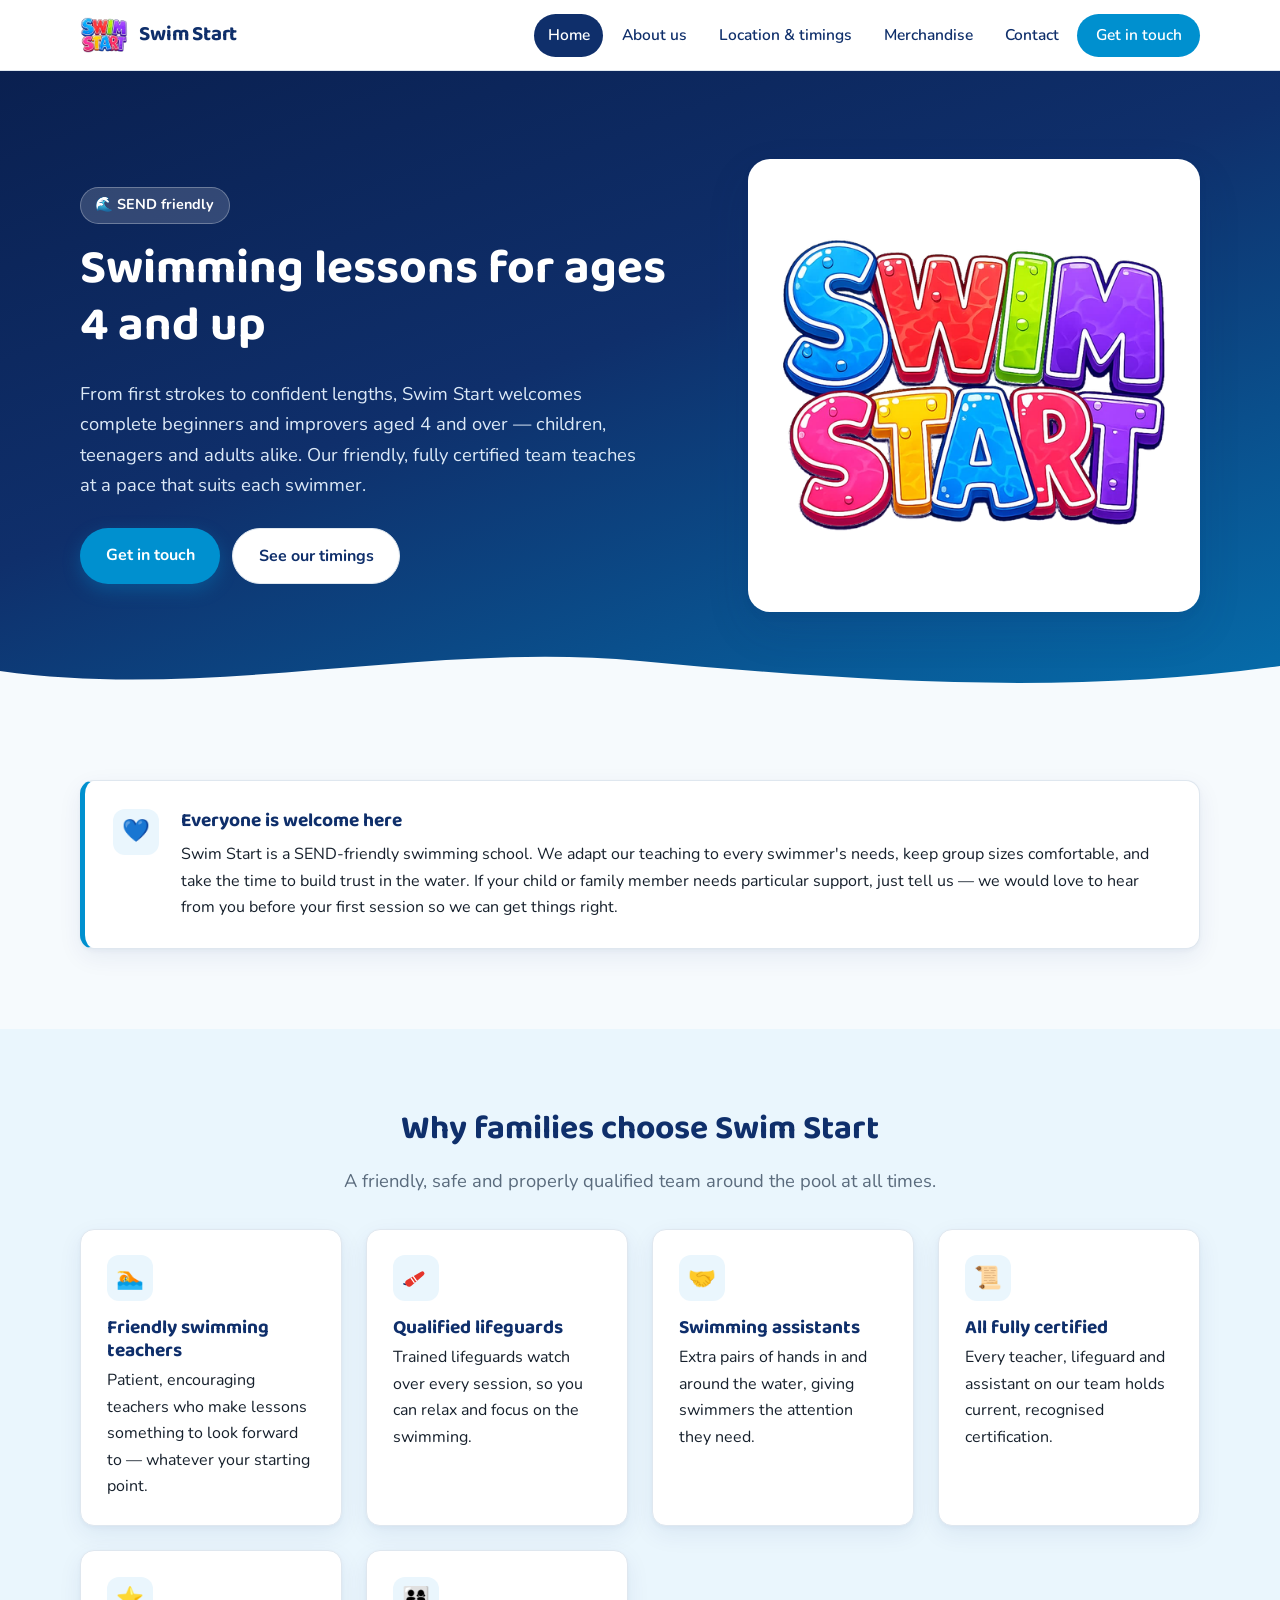
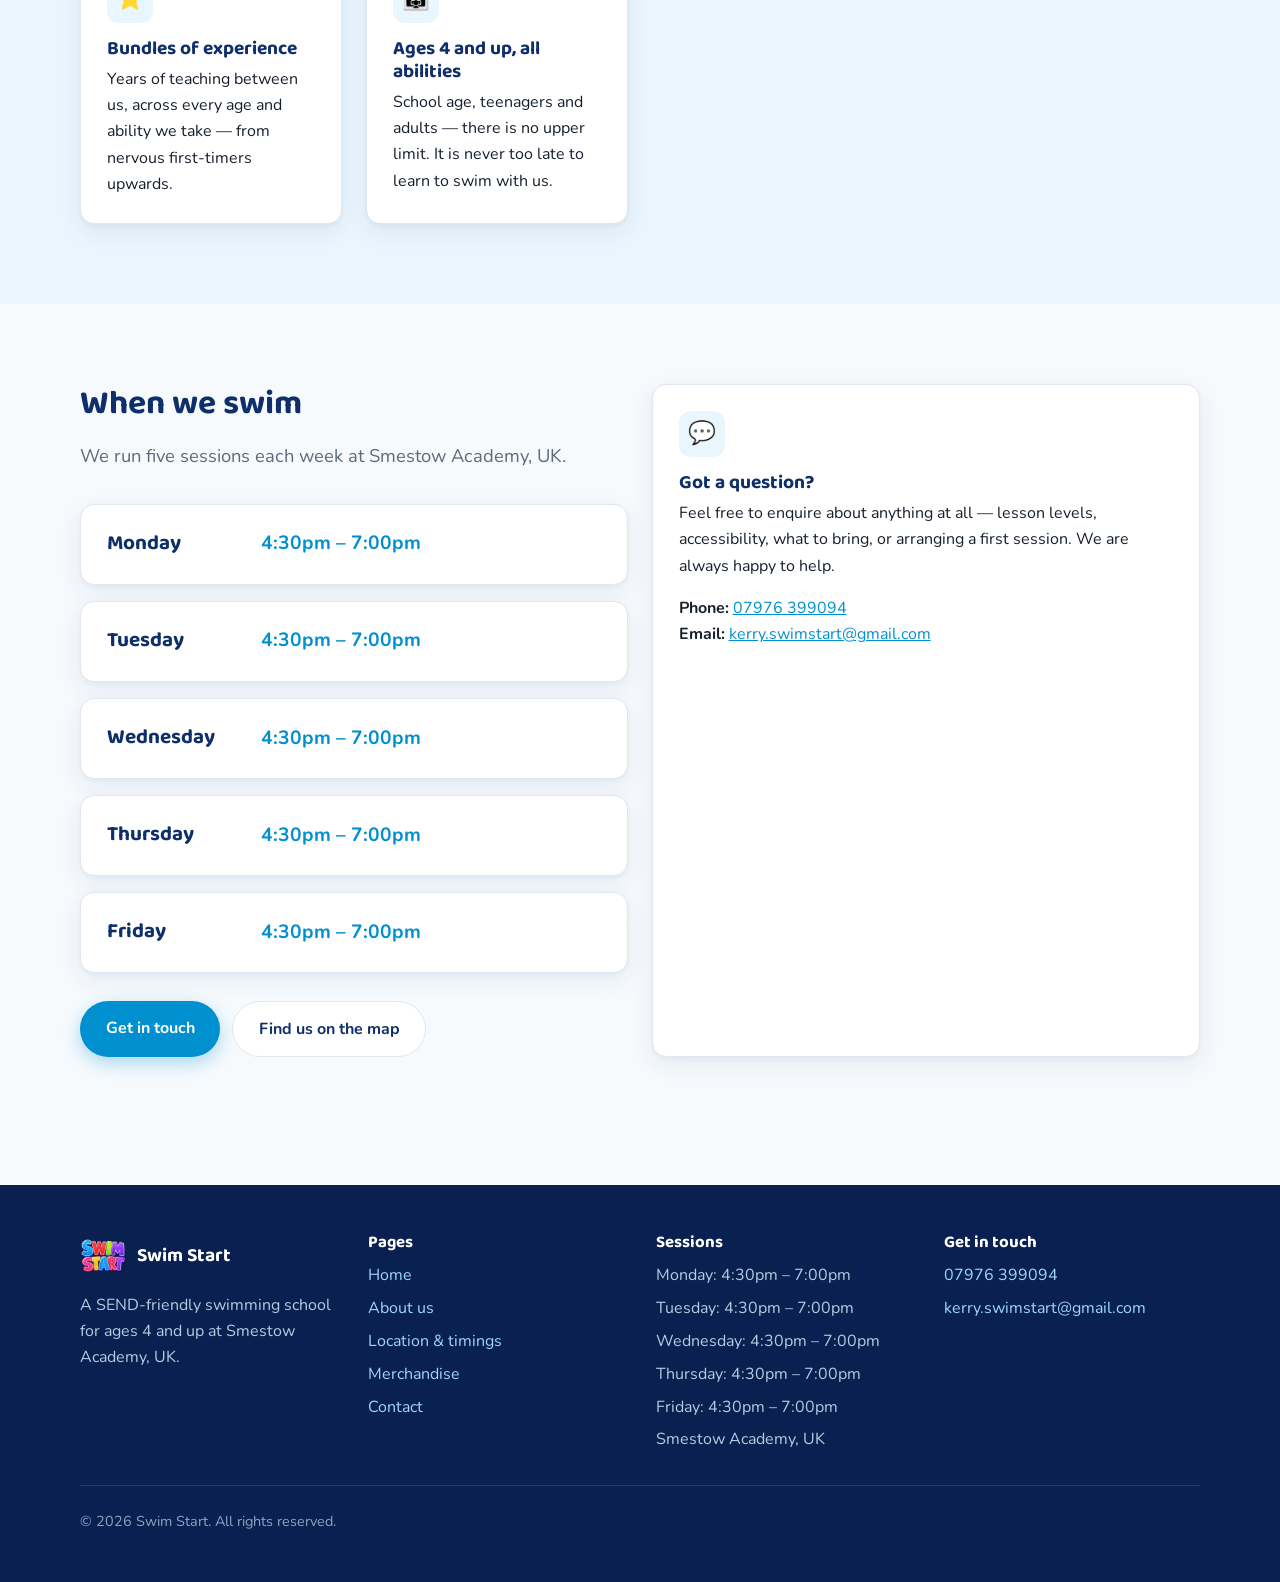
<file: index.html>
<!DOCTYPE html>
<html lang="en-GB">
<head>
<meta charset="utf-8">
<meta name="viewport" content="width=device-width, initial-scale=1">
<title>Swim Start — Swimming lessons for ages 4 and up</title>
<meta name="description" content="Swim Start is a SEND-friendly swimming school for ages 4 and up at Smestow Academy, UK. Certified teachers, lifeguards and swimming assistants with bundles of experience.">
<link rel="icon" href="Swimstartlogo.png">
<link rel="preconnect" href="https://fonts.googleapis.com">
<link rel="preconnect" href="https://fonts.gstatic.com" crossorigin>
<link href="https://fonts.googleapis.com/css2?family=Baloo+2:wght@600;700&family=Nunito:wght@400;600;700&display=swap" rel="stylesheet">
<link rel="stylesheet" href="style.css">
</head>
<body>
<a class="skip-link" href="#main">Skip to content</a>

<header class="site-header">
  <div class="wrap nav">
    <a class="brand" href="index.html">
      <img src="Swimstartlogo.png" alt="Swim Start logo">
      Swim Start
    </a>
    <button class="nav-toggle" aria-expanded="false" aria-controls="nav-links" aria-label="Menu">☰</button>
    <ul class="nav-links" id="nav-links">
      <li><a href="index.html" aria-current="page">Home</a></li>
      <li><a href="about.html">About us</a></li>
      <li><a href="timings.html">Location &amp; timings</a></li>
      <li><a href="merchandise.html">Merchandise</a></li>
      <li><a href="contact.html">Contact</a></li>
      <li class="nav-cta"><a href="contact.html">Get in touch</a></li>
    </ul>
  </div>
</header>

<main id="main">

  <section class="hero">
    <div class="wrap hero-grid">
      <div>
        <span class="pill">🌊 SEND friendly</span>
        <h1>Swimming lessons for ages 4 and up</h1>
        <p>
          From first strokes to confident lengths, Swim Start welcomes complete
          beginners and improvers aged 4 and over — children, teenagers and
          adults alike. Our friendly, fully certified team teaches at a pace
          that suits each swimmer.
        </p>
        <div class="hero-actions">
          <a class="btn btn--primary" href="contact.html">Get in touch</a>
          <a class="btn btn--ghost" href="timings.html">See our timings</a>
        </div>
      </div>
      <div class="hero-logo">
        <img src="Swimstartlogo.png" alt="Swim Start — swimming academy logo">
      </div>
    </div>
  </section>

  <section class="section">
    <div class="wrap">
      <div class="highlight">
        <div class="card-icon">💙</div>
        <div>
          <h3>Everyone is welcome here</h3>
          <p class="mb-0">
            Swim Start is a SEND-friendly swimming school. We adapt our teaching to
            every swimmer's needs, keep group sizes comfortable, and take the time to
            build trust in the water. If your child or family member needs particular
            support, just tell us — we would love to hear from you before your first
            session so we can get things right.
          </p>
        </div>
      </div>
    </div>
  </section>

  <section class="section section--tint">
    <div class="wrap">
      <div class="center">
        <h2>Why families choose Swim Start</h2>
        <p class="lede">A friendly, safe and properly qualified team around the pool at all times.</p>
      </div>

      <div class="grid grid--3 mt-2">
        <article class="card">
          <div class="card-icon">🏊</div>
          <h3>Friendly swimming teachers</h3>
          <p>Patient, encouraging teachers who make lessons something to look forward to — whatever your starting point.</p>
        </article>

        <article class="card">
          <div class="card-icon">
            <!-- Lifeguard torpedo buoy. Inline SVG rather than an emoji: the ring-buoy
                 character (U+1F6DF) is missing from the Windows 10 emoji font. -->
            <svg viewBox="0 0 32 32" width="26" height="26" aria-hidden="true" focusable="false">
              <path d="M7.4 22.1q-3.3 3-6.3 1.1" fill="none" stroke="#0f2f6b" stroke-width="1.7" stroke-linecap="round"/>
              <g transform="rotate(-35 16 16)">
                <path d="M5.5 11.5A4.5 4.5 0 0 0 5.5 20.5L25.5 18.6A2.6 2.6 0 0 0 25.5 13.4Z" fill="#e5342a"/>
                <path d="M11 12.2V19.8M14.5 12V19.6" stroke="#fff" stroke-width="1.5"/>
              </g>
            </svg>
          </div>
          <h3>Qualified lifeguards</h3>
          <p>Trained lifeguards watch over every session, so you can relax and focus on the swimming.</p>
        </article>

        <article class="card">
          <div class="card-icon">🤝</div>
          <h3>Swimming assistants</h3>
          <p>Extra pairs of hands in and around the water, giving swimmers the attention they need.</p>
        </article>

        <article class="card">
          <div class="card-icon">📜</div>
          <h3>All fully certified</h3>
          <p>Every teacher, lifeguard and assistant on our team holds current, recognised certification.</p>
        </article>

        <article class="card">
          <div class="card-icon">⭐</div>
          <h3>Bundles of experience</h3>
          <p>Years of teaching between us, across every age and ability we take — from nervous first-timers upwards.</p>
        </article>

        <article class="card">
          <div class="card-icon">👨‍👩‍👧</div>
          <h3>Ages 4 and up, all abilities</h3>
          <p>School age, teenagers and adults — there is no upper limit. It is never too late to learn to swim with us.</p>
        </article>
      </div>
    </div>
  </section>

  <section class="section">
    <div class="wrap">
      <div class="grid grid--2">
        <div>
          <h2>When we swim</h2>
          <p class="lede">We run five sessions each week at Smestow Academy, UK.</p>
          <div class="mt-2">
            <div class="session">
              <span class="day">Monday</span>
              <span class="time">4:30pm – 7:00pm</span>
            </div>
            <div class="session">
              <span class="day">Tuesday</span>
              <span class="time">4:30pm – 7:00pm</span>
            </div>
            <div class="session">
              <span class="day">Wednesday</span>
              <span class="time">4:30pm – 7:00pm</span>
            </div>
            <div class="session">
              <span class="day">Thursday</span>
              <span class="time">4:30pm – 7:00pm</span>
            </div>
            <div class="session">
              <span class="day">Friday</span>
              <span class="time">4:30pm – 7:00pm</span>
            </div>
          </div>
          <div class="hero-actions">
            <a class="btn btn--primary" href="contact.html">Get in touch</a>
            <a class="btn btn--ghost" href="timings.html">Find us on the map</a>
          </div>
        </div>

        <div class="card">
          <div class="card-icon">💬</div>
          <h3>Got a question?</h3>
          <p>
            Feel free to enquire about anything at all — lesson levels, accessibility,
            what to bring, or arranging a first session. We are always happy to help.
          </p>
          <p class="mb-0">
            <strong>Phone:</strong> <a href="tel:+447976399094">07976 399094</a><br>
            <strong>Email:</strong> <a href="mailto:kerry.swimstart@gmail.com">kerry.swimstart@gmail.com</a>
          </p>
        </div>
      </div>
    </div>
  </section>

</main>

<footer class="site-footer">
  <div class="wrap">
    <div class="footer-grid">
      <div>
        <div class="footer-brand">
          <img src="Swimstartlogo.png" alt="">
          <span>Swim Start</span>
        </div>
        <p>A SEND-friendly swimming school for ages 4 and up at Smestow Academy, UK.</p>
      </div>
      <div>
        <h4>Pages</h4>
        <ul>
          <li><a href="index.html">Home</a></li>
          <li><a href="about.html">About us</a></li>
          <li><a href="timings.html">Location &amp; timings</a></li>
          <li><a href="merchandise.html">Merchandise</a></li>
          <li><a href="contact.html">Contact</a></li>
        </ul>
      </div>
      <div>
        <h4>Sessions</h4>
        <ul>
          <li>Monday: 4:30pm – 7:00pm</li>
          <li>Tuesday: 4:30pm – 7:00pm</li>
          <li>Wednesday: 4:30pm – 7:00pm</li>
          <li>Thursday: 4:30pm – 7:00pm</li>
          <li>Friday: 4:30pm – 7:00pm</li>
          <li>Smestow Academy, UK</li>
        </ul>
      </div>
      <div>
        <h4>Get in touch</h4>
        <ul>
          <li><a href="tel:+447976399094">07976 399094</a></li>
          <li><a href="mailto:kerry.swimstart@gmail.com">kerry.swimstart@gmail.com</a></li>
        </ul>
      </div>
    </div>
    <p class="copyright">© <span id="year">2026</span> Swim Start. All rights reserved.</p>
  </div>
</footer>

<script src="main.js"></script>
</body>
</html>
</file>
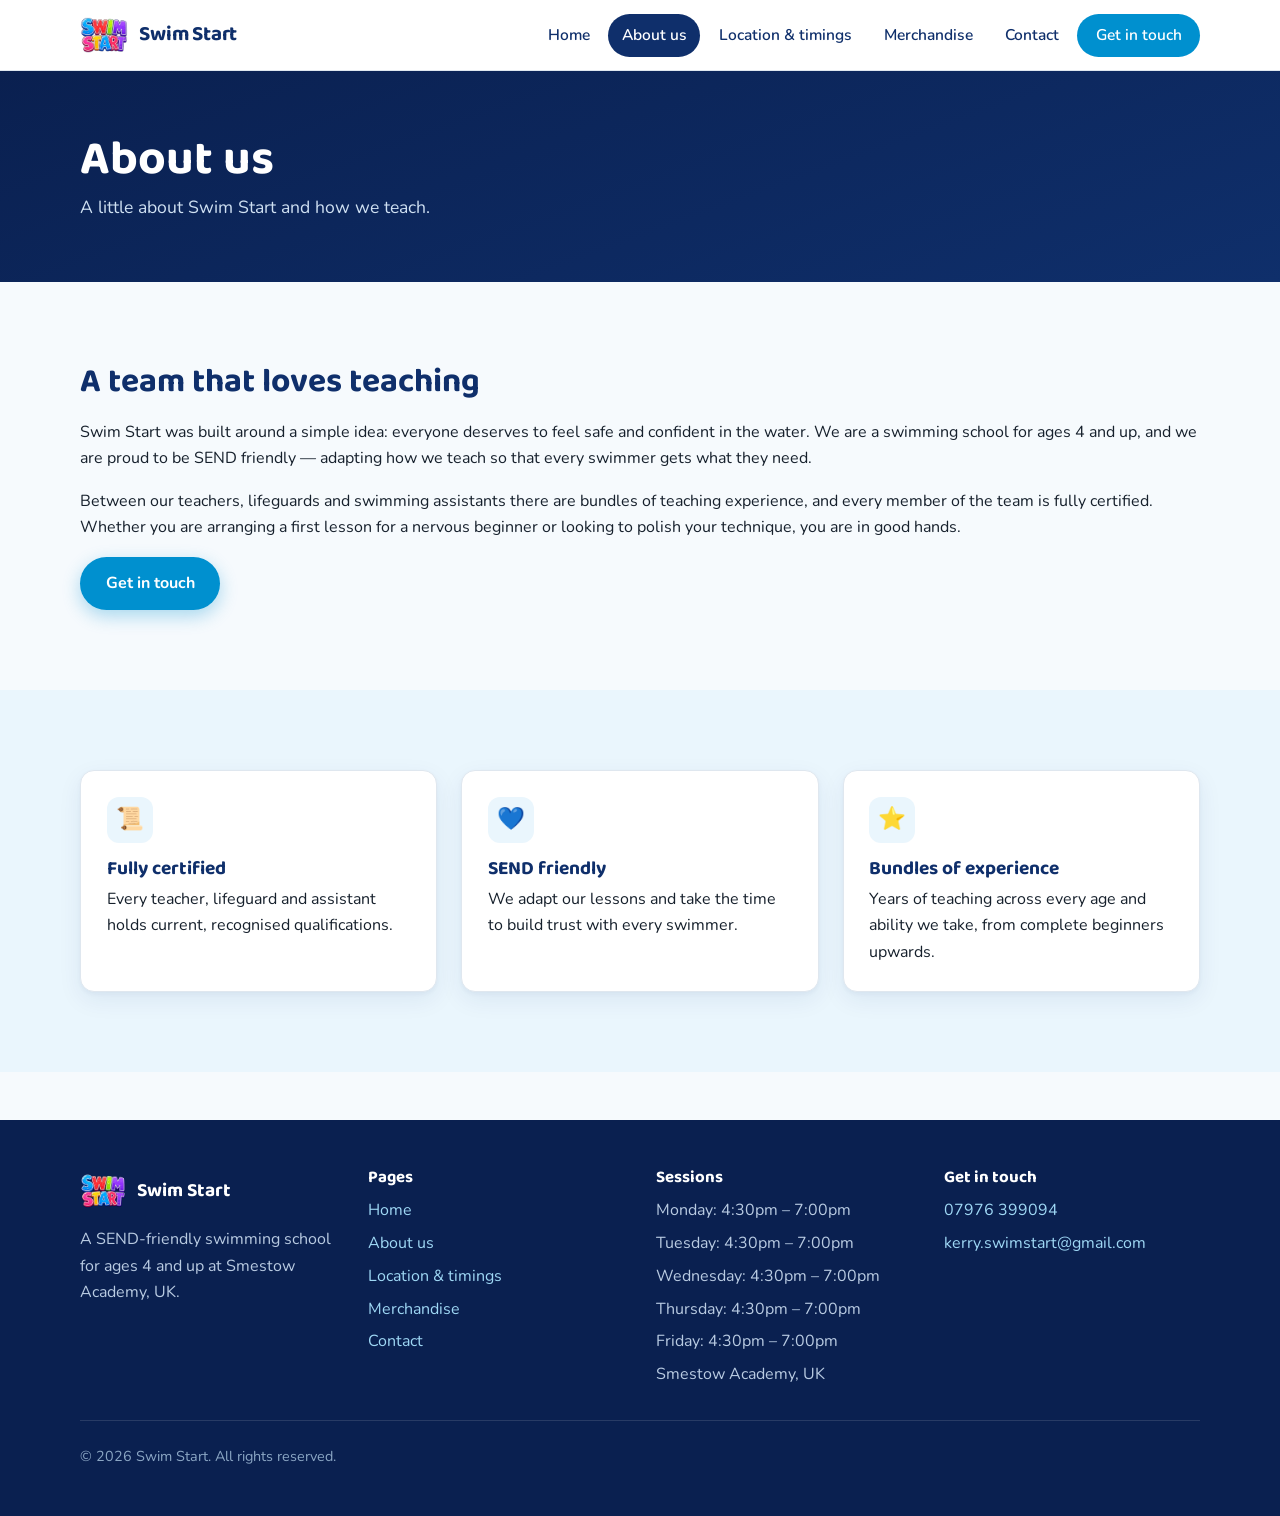
<file: about.html>
<!DOCTYPE html>
<html lang="en-GB">
<head>
<meta charset="utf-8">
<meta name="viewport" content="width=device-width, initial-scale=1">
<title>About us — Swim Start</title>
<meta name="description" content="About Swim Start: a SEND-friendly swimming school for ages 4 and up, with fully certified teachers, lifeguards and swimming assistants.">
<link rel="icon" href="Swimstartlogo.png">
<link rel="preconnect" href="https://fonts.googleapis.com">
<link rel="preconnect" href="https://fonts.gstatic.com" crossorigin>
<link href="https://fonts.googleapis.com/css2?family=Baloo+2:wght@600;700&family=Nunito:wght@400;600;700&display=swap" rel="stylesheet">
<link rel="stylesheet" href="style.css">
</head>
<body>
<a class="skip-link" href="#main">Skip to content</a>

<header class="site-header">
  <div class="wrap nav">
    <a class="brand" href="index.html">
      <img src="Swimstartlogo.png" alt="Swim Start logo">
      Swim Start
    </a>
    <button class="nav-toggle" aria-expanded="false" aria-controls="nav-links" aria-label="Menu">☰</button>
    <ul class="nav-links" id="nav-links">
      <li><a href="index.html">Home</a></li>
      <li><a href="about.html" aria-current="page">About us</a></li>
      <li><a href="timings.html">Location &amp; timings</a></li>
      <li><a href="merchandise.html">Merchandise</a></li>
      <li><a href="contact.html">Contact</a></li>
      <li class="nav-cta"><a href="contact.html">Get in touch</a></li>
    </ul>
  </div>
</header>

<main id="main">

  <section class="page-head">
    <div class="wrap">
      <h1>About us</h1>
      <p>A little about Swim Start and how we teach.</p>
    </div>
  </section>

  <section class="section">
    <div class="wrap">
      <!-- TEMPORARILY HIDDEN: team photo. To restore, delete this comment block's
           opening and closing markers and change the <div> below back to
           <div class="grid grid--2"> ... </div>

        <div class="team-photo">
          <img src="Swimstartteam.webp" alt="The Swim Start team together">
        </div>
      -->
      <div>
        <div>
          <h2>A team that loves teaching</h2>
          <p>
            Swim Start was built around a simple idea: everyone deserves to feel safe
            and confident in the water. We are a swimming school for ages 4 and up, and we
            are proud to be SEND friendly — adapting how we teach so that every
            swimmer gets what they need.
          </p>
          <p>
            Between our teachers, lifeguards and swimming assistants there are bundles
            of teaching experience, and every member of the team is fully certified.
            Whether you are arranging a first lesson for a nervous beginner or looking to
            polish your technique, you are in good hands.
          </p>
          <p class="mb-0">
            <a class="btn btn--primary" href="contact.html">Get in touch</a>
          </p>
        </div>
      </div>

      <!-- TEMPORARILY HIDDEN: "Meet the team" section, until we have our own
           team photos. To restore, delete this comment's opening and closing markers.

      <h2 class="mt-2">Meet the team</h2>
      <ul class="people">
        <li class="person">
          <div class="avatar" aria-hidden="true">W</div>
          <strong>Will</strong>
          <span>Swim Start team</span>
        </li>
        <li class="person">
          <div class="avatar" aria-hidden="true">J</div>
          <strong>Jeff</strong>
          <span>Swim Start team</span>
        </li>
        <li class="person">
          <div class="avatar" aria-hidden="true">B</div>
          <strong>Bob</strong>
          <span>Swim Start team</span>
        </li>
        <li class="person">
          <div class="avatar" aria-hidden="true">D</div>
          <strong>Dan</strong>
          <span>Swim Start team</span>
        </li>
        <li class="person">
          <div class="avatar" aria-hidden="true">S</div>
          <strong>Sam</strong>
          <span>Swim Start team</span>
        </li>
      </ul>
      -->
    </div>
  </section>

  <section class="section section--tint">
    <div class="wrap">
      <div class="grid grid--3">
        <article class="card">
          <div class="card-icon">📜</div>
          <h3>Fully certified</h3>
          <p>Every teacher, lifeguard and assistant holds current, recognised qualifications.</p>
        </article>
        <article class="card">
          <div class="card-icon">💙</div>
          <h3>SEND friendly</h3>
          <p>We adapt our lessons and take the time to build trust with every swimmer.</p>
        </article>
        <article class="card">
          <div class="card-icon">⭐</div>
          <h3>Bundles of experience</h3>
          <p>Years of teaching across every age and ability we take, from complete beginners upwards.</p>
        </article>
      </div>
    </div>
  </section>

</main>

<footer class="site-footer">
  <div class="wrap">
    <div class="footer-grid">
      <div>
        <div class="footer-brand">
          <img src="Swimstartlogo.png" alt="">
          <span>Swim Start</span>
        </div>
        <p>A SEND-friendly swimming school for ages 4 and up at Smestow Academy, UK.</p>
      </div>
      <div>
        <h4>Pages</h4>
        <ul>
          <li><a href="index.html">Home</a></li>
          <li><a href="about.html">About us</a></li>
          <li><a href="timings.html">Location &amp; timings</a></li>
          <li><a href="merchandise.html">Merchandise</a></li>
          <li><a href="contact.html">Contact</a></li>
        </ul>
      </div>
      <div>
        <h4>Sessions</h4>
        <ul>
          <li>Monday: 4:30pm – 7:00pm</li>
          <li>Tuesday: 4:30pm – 7:00pm</li>
          <li>Wednesday: 4:30pm – 7:00pm</li>
          <li>Thursday: 4:30pm – 7:00pm</li>
          <li>Friday: 4:30pm – 7:00pm</li>
          <li>Smestow Academy, UK</li>
        </ul>
      </div>
      <div>
        <h4>Get in touch</h4>
        <ul>
          <li><a href="tel:+447976399094">07976 399094</a></li>
          <li><a href="mailto:kerry.swimstart@gmail.com">kerry.swimstart@gmail.com</a></li>
        </ul>
      </div>
    </div>
    <p class="copyright">© <span id="year">2026</span> Swim Start. All rights reserved.</p>
  </div>
</footer>

<script src="main.js"></script>
</body>
</html>
</file>
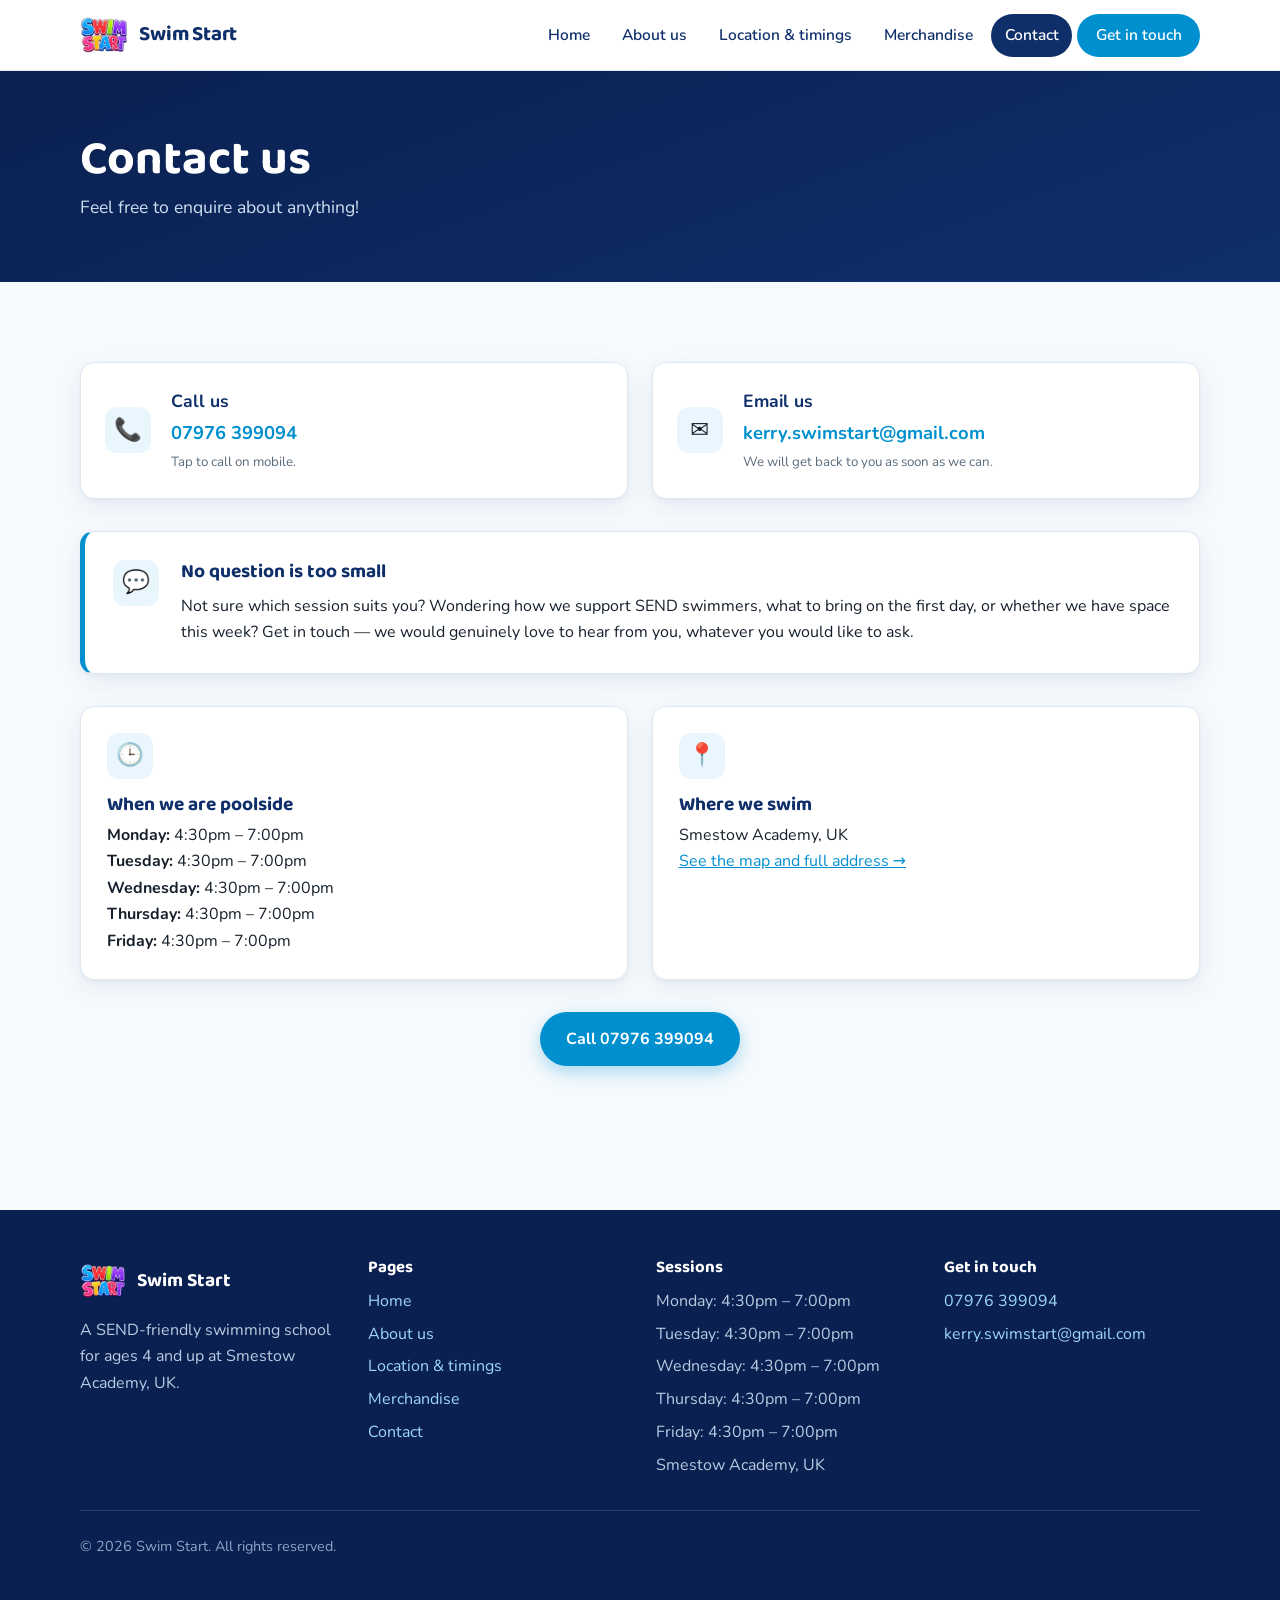
<file: contact.html>
<!DOCTYPE html>
<html lang="en-GB">
<head>
<meta charset="utf-8">
<meta name="viewport" content="width=device-width, initial-scale=1">
<title>Contact — Swim Start</title>
<meta name="description" content="Contact Swim Start on 07976 399094 or kerry.swimstart@gmail.com. Feel free to enquire about anything!">
<link rel="icon" href="Swimstartlogo.png">
<link rel="preconnect" href="https://fonts.googleapis.com">
<link rel="preconnect" href="https://fonts.gstatic.com" crossorigin>
<link href="https://fonts.googleapis.com/css2?family=Baloo+2:wght@600;700&family=Nunito:wght@400;600;700&display=swap" rel="stylesheet">
<link rel="stylesheet" href="style.css">
</head>
<body>
<a class="skip-link" href="#main">Skip to content</a>

<header class="site-header">
  <div class="wrap nav">
    <a class="brand" href="index.html">
      <img src="Swimstartlogo.png" alt="Swim Start logo">
      Swim Start
    </a>
    <button class="nav-toggle" aria-expanded="false" aria-controls="nav-links" aria-label="Menu">☰</button>
    <ul class="nav-links" id="nav-links">
      <li><a href="index.html">Home</a></li>
      <li><a href="about.html">About us</a></li>
      <li><a href="timings.html">Location &amp; timings</a></li>
      <li><a href="merchandise.html">Merchandise</a></li>
      <li><a href="contact.html" aria-current="page">Contact</a></li>
      <li class="nav-cta"><a href="contact.html">Get in touch</a></li>
    </ul>
  </div>
</header>

<main id="main">

  <section class="page-head">
    <div class="wrap">
      <h1>Contact us</h1>
      <p>Feel free to enquire about anything!</p>
    </div>
  </section>

  <section class="section">
    <div class="wrap">
      <div class="grid grid--2">

        <a class="contact-card" href="tel:+447976399094">
          <div class="card-icon">📞</div>
          <div>
            <strong>Call us</strong>
            <span class="value">07976 399094</span>
            <small>Tap to call on mobile.</small>
          </div>
        </a>

        <a class="contact-card" href="mailto:kerry.swimstart@gmail.com">
          <div class="card-icon">✉️</div>
          <div>
            <strong>Email us</strong>
            <span class="value">kerry.swimstart@gmail.com</span>
            <small>We will get back to you as soon as we can.</small>
          </div>
        </a>

      </div>

      <div class="highlight mt-2">
        <div class="card-icon">💬</div>
        <div>
          <h3>No question is too small</h3>
          <p class="mb-0">
            Not sure which session suits you? Wondering how we support SEND swimmers,
            what to bring on the first day, or whether we have space this week? Get in
            touch — we would genuinely love to hear from you, whatever you would like
            to ask.
          </p>
        </div>
      </div>

      <div class="grid grid--2 mt-2">
        <div class="card">
          <div class="card-icon">🕒</div>
          <h3>When we are poolside</h3>
          <p class="mb-0">
            <strong>Monday:</strong> 4:30pm – 7:00pm<br>
            <strong>Tuesday:</strong> 4:30pm – 7:00pm<br>
            <strong>Wednesday:</strong> 4:30pm – 7:00pm<br>
            <strong>Thursday:</strong> 4:30pm – 7:00pm<br>
            <strong>Friday:</strong> 4:30pm – 7:00pm
          </p>
        </div>
        <div class="card">
          <div class="card-icon">📍</div>
          <h3>Where we swim</h3>
          <p class="mb-0">
            Smestow Academy, UK<br>
            <a href="timings.html">See the map and full address →</a>
          </p>
        </div>
      </div>

      <p class="center mt-2">
        <a class="btn btn--primary" href="tel:+447976399094">Call 07976 399094</a>
      </p>
    </div>
  </section>

</main>

<footer class="site-footer">
  <div class="wrap">
    <div class="footer-grid">
      <div>
        <div class="footer-brand">
          <img src="Swimstartlogo.png" alt="">
          <span>Swim Start</span>
        </div>
        <p>A SEND-friendly swimming school for ages 4 and up at Smestow Academy, UK.</p>
      </div>
      <div>
        <h4>Pages</h4>
        <ul>
          <li><a href="index.html">Home</a></li>
          <li><a href="about.html">About us</a></li>
          <li><a href="timings.html">Location &amp; timings</a></li>
          <li><a href="merchandise.html">Merchandise</a></li>
          <li><a href="contact.html">Contact</a></li>
        </ul>
      </div>
      <div>
        <h4>Sessions</h4>
        <ul>
          <li>Monday: 4:30pm – 7:00pm</li>
          <li>Tuesday: 4:30pm – 7:00pm</li>
          <li>Wednesday: 4:30pm – 7:00pm</li>
          <li>Thursday: 4:30pm – 7:00pm</li>
          <li>Friday: 4:30pm – 7:00pm</li>
          <li>Smestow Academy, UK</li>
        </ul>
      </div>
      <div>
        <h4>Get in touch</h4>
        <ul>
          <li><a href="tel:+447976399094">07976 399094</a></li>
          <li><a href="mailto:kerry.swimstart@gmail.com">kerry.swimstart@gmail.com</a></li>
        </ul>
      </div>
    </div>
    <p class="copyright">© <span id="year">2026</span> Swim Start. All rights reserved.</p>
  </div>
</footer>

<script src="main.js"></script>
</body>
</html>
</file>
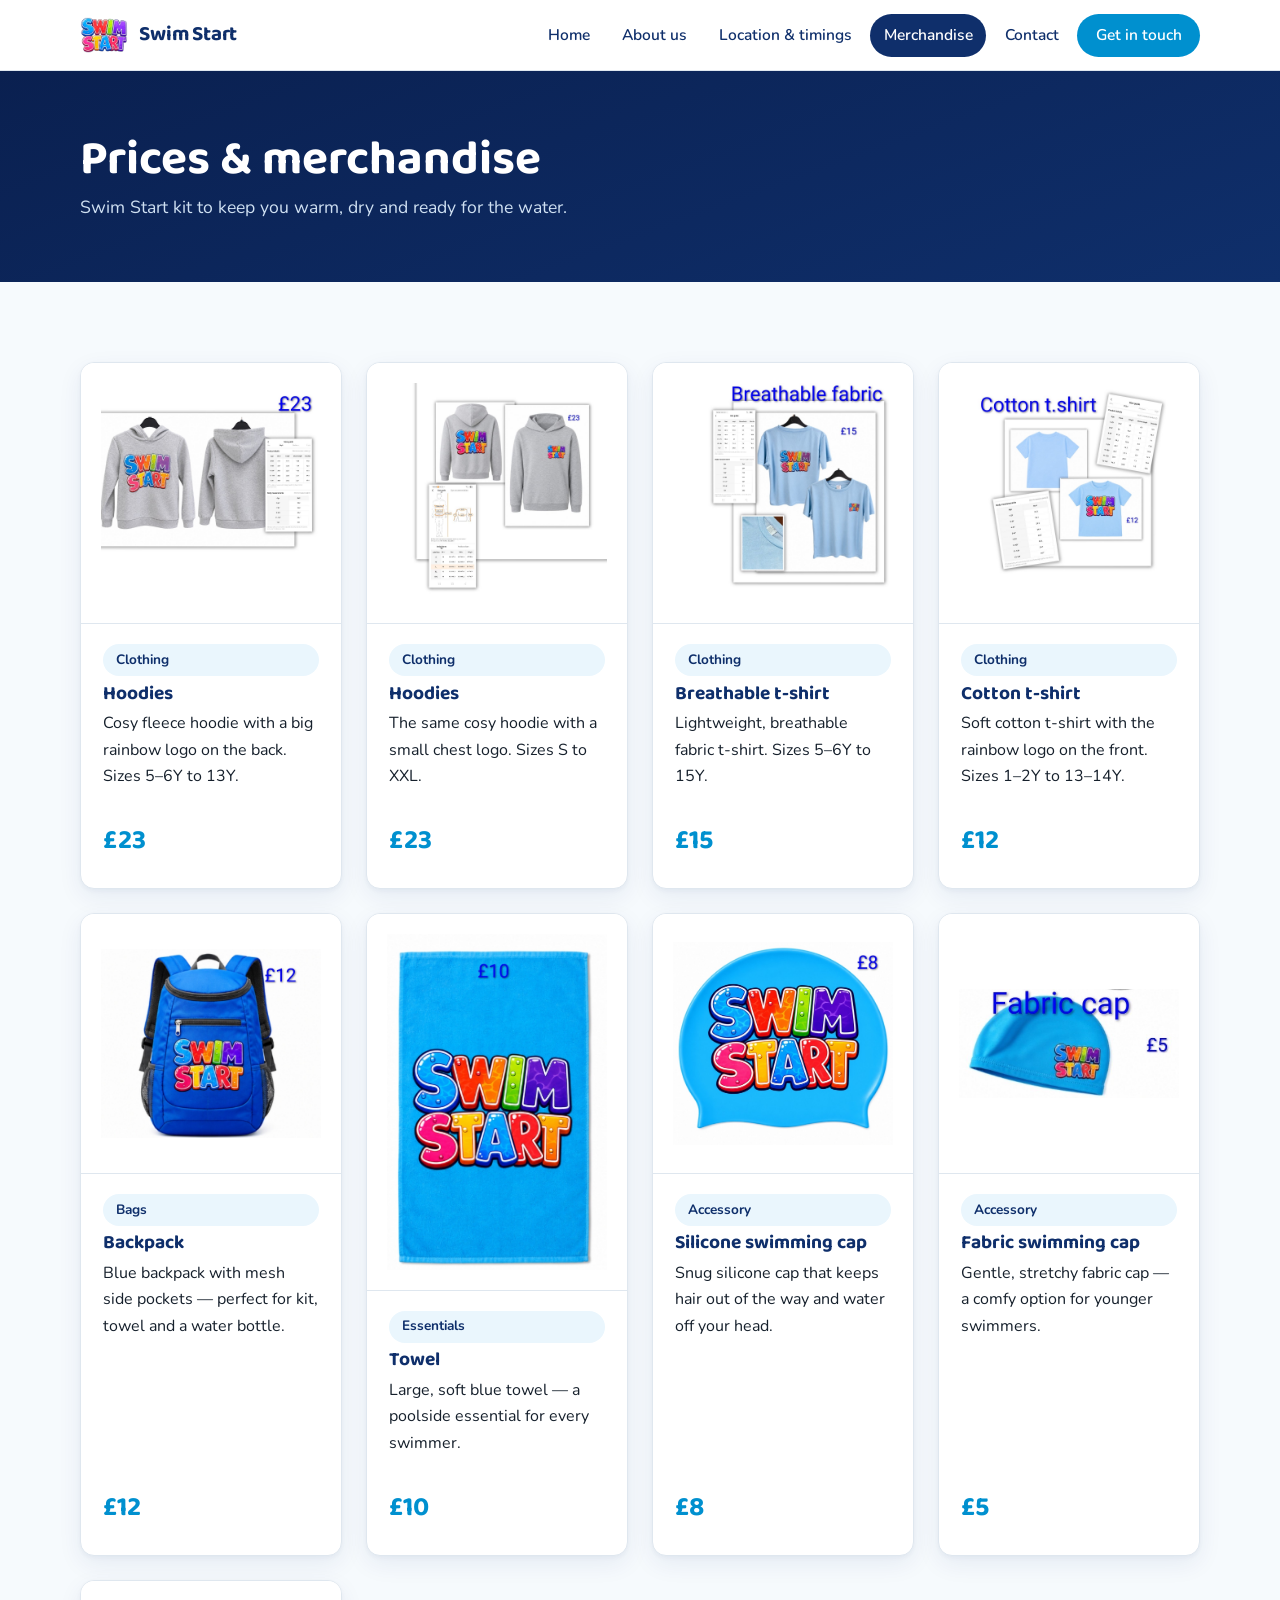
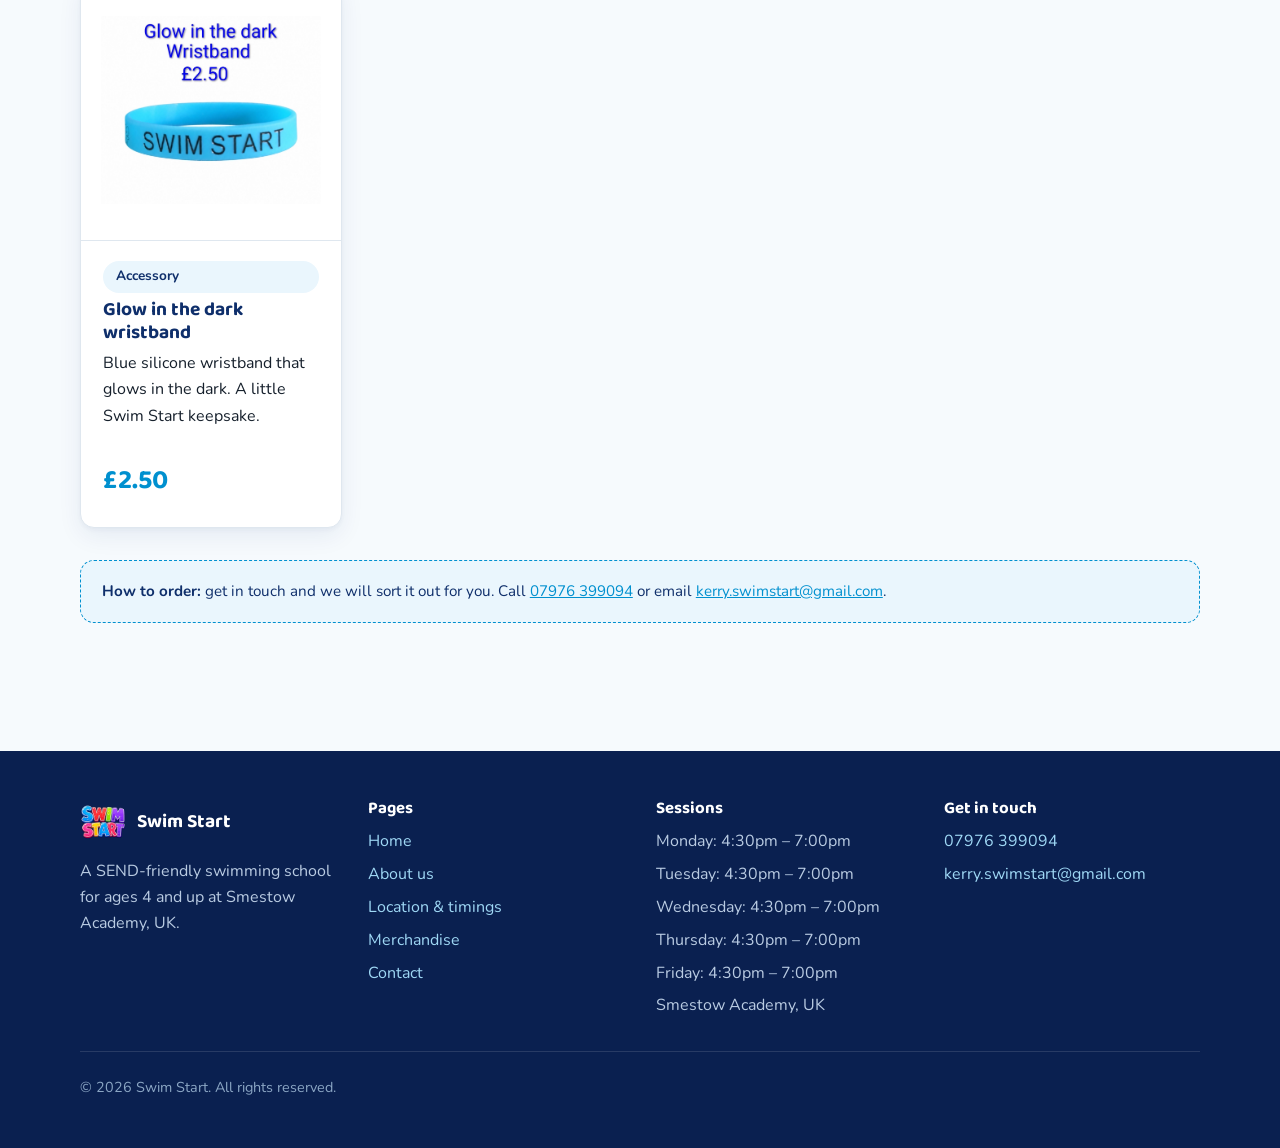
<file: merchandise.html>
<!DOCTYPE html>
<html lang="en-GB">
<head>
<meta charset="utf-8">
<meta name="viewport" content="width=device-width, initial-scale=1">
<title>Prices &amp; merchandise — Swim Start</title>
<meta name="description" content="Swim Start merchandise: hoodies £23, t-shirts from £12, swimming caps from £5, backpack £12, towel £10 and wristbands £2.50. Get in touch to order.">
<link rel="icon" href="Swimstartlogo.png">
<link rel="preconnect" href="https://fonts.googleapis.com">
<link rel="preconnect" href="https://fonts.gstatic.com" crossorigin>
<link href="https://fonts.googleapis.com/css2?family=Baloo+2:wght@600;700&family=Nunito:wght@400;600;700&display=swap" rel="stylesheet">
<link rel="stylesheet" href="style.css">
</head>
<body>
<a class="skip-link" href="#main">Skip to content</a>

<header class="site-header">
  <div class="wrap nav">
    <a class="brand" href="index.html">
      <img src="Swimstartlogo.png" alt="Swim Start logo">
      Swim Start
    </a>
    <button class="nav-toggle" aria-expanded="false" aria-controls="nav-links" aria-label="Menu">☰</button>
    <ul class="nav-links" id="nav-links">
      <li><a href="index.html">Home</a></li>
      <li><a href="about.html">About us</a></li>
      <li><a href="timings.html">Location &amp; timings</a></li>
      <li><a href="merchandise.html" aria-current="page">Merchandise</a></li>
      <li><a href="contact.html">Contact</a></li>
      <li class="nav-cta"><a href="contact.html">Get in touch</a></li>
    </ul>
  </div>
</header>

<main id="main">

  <section class="page-head">
    <div class="wrap">
      <h1>Prices &amp; merchandise</h1>
      <p>Swim Start kit to keep you warm, dry and ready for the water.</p>
    </div>
  </section>

  <section class="section">
    <div class="wrap">
      <div class="grid grid--3">

        <article class="product">
          <div class="product-img">
            <img src="merch-hoodie-kids.jpg" alt="Grey Swim Start hoodie for children, with a large rainbow Swim Start logo on the back" loading="lazy">
          </div>
          <div class="product-body">
            <span class="tag">Clothing</span>
            <h3>Hoodies</h3>
            <p>Cosy fleece hoodie with a big rainbow logo on the back. Sizes 5&ndash;6Y to 13Y.</p>
            <div class="price">&pound;23</div>
          </div>
        </article>

        <article class="product">
          <div class="product-img">
            <img src="merch-hoodie-adult.jpg" alt="Grey adult Swim Start hoodie, rainbow logo on the back and a small logo on the chest" loading="lazy">
          </div>
          <div class="product-body">
            <span class="tag">Clothing</span>
            <h3>Hoodies</h3>
            <p>The same cosy hoodie with a small chest logo. Sizes S to XXL.</p>
            <div class="price">&pound;23</div>
          </div>
        </article>

        <article class="product">
          <div class="product-img">
            <img src="merch-tshirt-breathable.jpg" alt="Light blue breathable Swim Start t-shirt with rainbow logo on the back and chest" loading="lazy">
          </div>
          <div class="product-body">
            <span class="tag">Clothing</span>
            <h3>Breathable t-shirt</h3>
            <p>Lightweight, breathable fabric t-shirt. Sizes 5&ndash;6Y to 15Y.</p>
            <div class="price">&pound;15</div>
          </div>
        </article>

        <article class="product">
          <div class="product-img">
            <img src="merch-tshirt-cotton.jpg" alt="Light blue cotton Swim Start t-shirt with rainbow logo on the front" loading="lazy">
          </div>
          <div class="product-body">
            <span class="tag">Clothing</span>
            <h3>Cotton t-shirt</h3>
            <p>Soft cotton t-shirt with the rainbow logo on the front. Sizes 1&ndash;2Y to 13&ndash;14Y.</p>
            <div class="price">&pound;12</div>
          </div>
        </article>

        <article class="product">
          <div class="product-img">
            <img src="merch-backpack.jpg" alt="Blue Swim Start backpack with rainbow logo and mesh side pockets" loading="lazy">
          </div>
          <div class="product-body">
            <span class="tag">Bags</span>
            <h3>Backpack</h3>
            <p>Blue backpack with mesh side pockets &mdash; perfect for kit, towel and a water bottle.</p>
            <div class="price">&pound;12</div>
          </div>
        </article>

        <article class="product">
          <div class="product-img">
            <img src="merch-towel.jpg" alt="Blue Swim Start towel with large rainbow logo" loading="lazy">
          </div>
          <div class="product-body">
            <span class="tag">Essentials</span>
            <h3>Towel</h3>
            <p>Large, soft blue towel &mdash; a poolside essential for every swimmer.</p>
            <div class="price">&pound;10</div>
          </div>
        </article>

        <article class="product">
          <div class="product-img">
            <img src="merch-cap-silicone.jpg" alt="Blue silicone Swim Start swimming cap with large rainbow logo" loading="lazy">
          </div>
          <div class="product-body">
            <span class="tag">Accessory</span>
            <h3>Silicone swimming cap</h3>
            <p>Snug silicone cap that keeps hair out of the way and water off your head.</p>
            <div class="price">&pound;8</div>
          </div>
        </article>

        <article class="product">
          <div class="product-img">
            <img src="merch-cap-fabric.jpg" alt="Blue fabric Swim Start swimming cap with small rainbow logo" loading="lazy">
          </div>
          <div class="product-body">
            <span class="tag">Accessory</span>
            <h3>Fabric swimming cap</h3>
            <p>Gentle, stretchy fabric cap &mdash; a comfy option for younger swimmers.</p>
            <div class="price">&pound;5</div>
          </div>
        </article>

        <article class="product">
          <div class="product-img">
            <img src="merch-wristband.jpg" alt="Blue glow in the dark Swim Start silicone wristband" loading="lazy">
          </div>
          <div class="product-body">
            <span class="tag">Accessory</span>
            <h3>Glow in the dark wristband</h3>
            <p>Blue silicone wristband that glows in the dark. A little Swim Start keepsake.</p>
            <div class="price">&pound;2.50</div>
          </div>
        </article>

      </div>

      <div class="note mt-2">
        <p>
          <strong>How to order:</strong> get in touch and we will sort it out for
          you. Call
          <a href="tel:+447976399094">07976 399094</a> or email
          <a href="mailto:kerry.swimstart@gmail.com?subject=Swim%20Start%20merchandise%20enquiry">kerry.swimstart@gmail.com</a>.
        </p>
      </div>
    </div>
  </section>

</main>

<footer class="site-footer">
  <div class="wrap">
    <div class="footer-grid">
      <div>
        <div class="footer-brand">
          <img src="Swimstartlogo.png" alt="">
          <span>Swim Start</span>
        </div>
        <p>A SEND-friendly swimming school for ages 4 and up at Smestow Academy, UK.</p>
      </div>
      <div>
        <h4>Pages</h4>
        <ul>
          <li><a href="index.html">Home</a></li>
          <li><a href="about.html">About us</a></li>
          <li><a href="timings.html">Location &amp; timings</a></li>
          <li><a href="merchandise.html">Merchandise</a></li>
          <li><a href="contact.html">Contact</a></li>
        </ul>
      </div>
      <div>
        <h4>Sessions</h4>
        <ul>
          <li>Monday: 4:30pm – 7:00pm</li>
          <li>Tuesday: 4:30pm – 7:00pm</li>
          <li>Wednesday: 4:30pm – 7:00pm</li>
          <li>Thursday: 4:30pm – 7:00pm</li>
          <li>Friday: 4:30pm – 7:00pm</li>
          <li>Smestow Academy, UK</li>
        </ul>
      </div>
      <div>
        <h4>Get in touch</h4>
        <ul>
          <li><a href="tel:+447976399094">07976 399094</a></li>
          <li><a href="mailto:kerry.swimstart@gmail.com">kerry.swimstart@gmail.com</a></li>
        </ul>
      </div>
    </div>
    <p class="copyright">© <span id="year">2026</span> Swim Start. All rights reserved.</p>
  </div>
</footer>

<script src="main.js"></script>
</body>
</html>
</file>
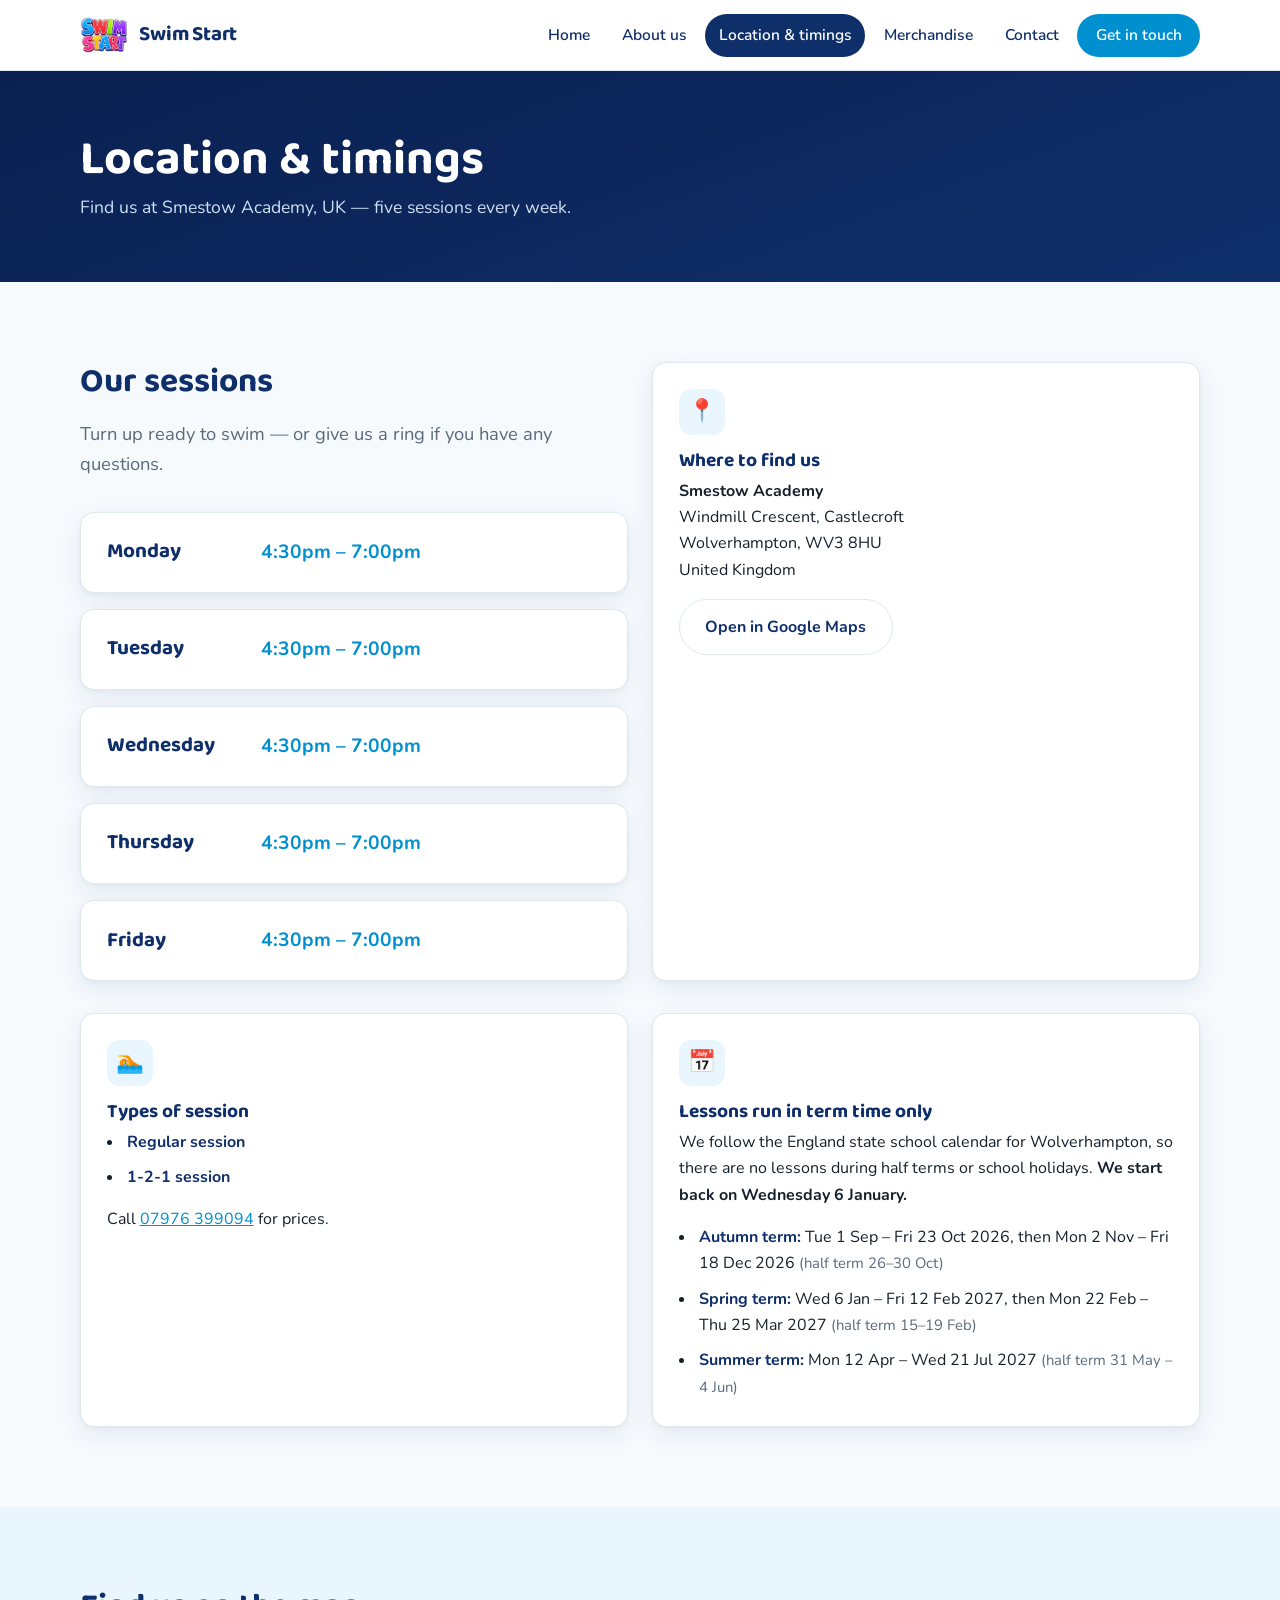
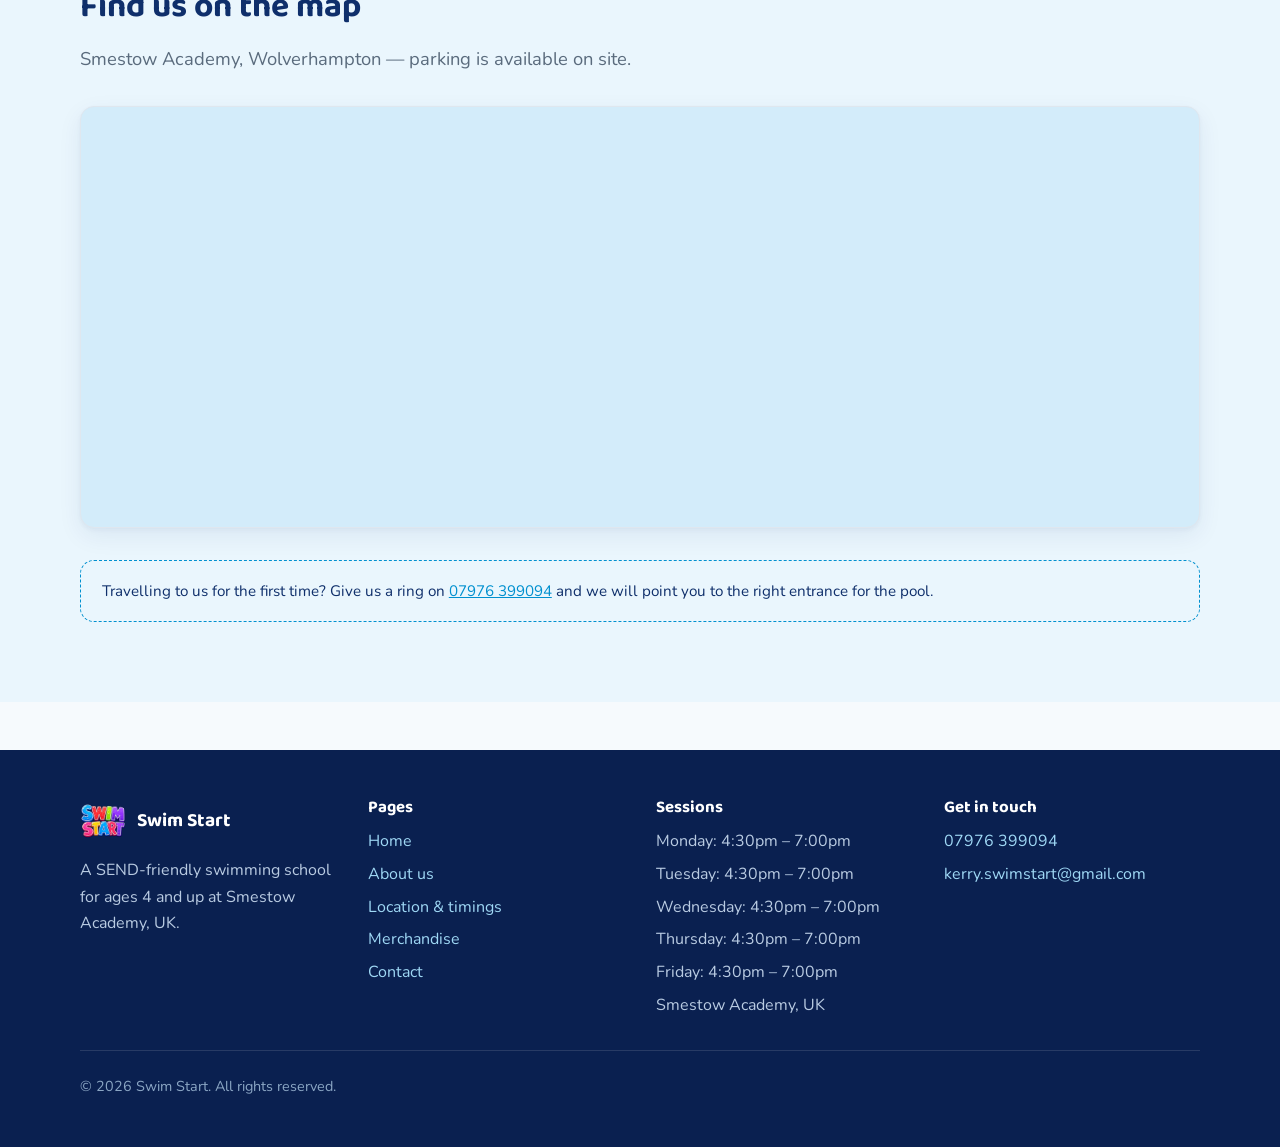
<file: timings.html>
<!DOCTYPE html>
<html lang="en-GB">
<head>
<meta charset="utf-8">
<meta name="viewport" content="width=device-width, initial-scale=1">
<title>Location &amp; timings — Swim Start</title>
<meta name="description" content="Swim Start swims at Smestow Academy, UK. Monday to Friday, 4:30pm–7pm. Find us on the map.">
<link rel="icon" href="Swimstartlogo.png">
<link rel="preconnect" href="https://fonts.googleapis.com">
<link rel="preconnect" href="https://fonts.gstatic.com" crossorigin>
<link href="https://fonts.googleapis.com/css2?family=Baloo+2:wght@600;700&family=Nunito:wght@400;600;700&display=swap" rel="stylesheet">
<link rel="stylesheet" href="style.css">
</head>
<body>
<a class="skip-link" href="#main">Skip to content</a>

<header class="site-header">
  <div class="wrap nav">
    <a class="brand" href="index.html">
      <img src="Swimstartlogo.png" alt="Swim Start logo">
      Swim Start
    </a>
    <button class="nav-toggle" aria-expanded="false" aria-controls="nav-links" aria-label="Menu">☰</button>
    <ul class="nav-links" id="nav-links">
      <li><a href="index.html">Home</a></li>
      <li><a href="about.html">About us</a></li>
      <li><a href="timings.html" aria-current="page">Location &amp; timings</a></li>
      <li><a href="merchandise.html">Merchandise</a></li>
      <li><a href="contact.html">Contact</a></li>
      <li class="nav-cta"><a href="contact.html">Get in touch</a></li>
    </ul>
  </div>
</header>

<main id="main">

  <section class="page-head">
    <div class="wrap">
      <h1>Location &amp; timings</h1>
      <p>Find us at Smestow Academy, UK — five sessions every week.</p>
    </div>
  </section>

  <section class="section">
    <div class="wrap">
      <div class="grid grid--2">
        <div>
          <h2>Our sessions</h2>
          <p class="lede">Turn up ready to swim — or give us a ring if you have any questions.</p>

          <div class="mt-2">
            <div class="session">
              <span class="day">Monday</span>
              <span class="time">4:30pm – 7:00pm</span>
            </div>
            <div class="session">
              <span class="day">Tuesday</span>
              <span class="time">4:30pm – 7:00pm</span>
            </div>
            <div class="session">
              <span class="day">Wednesday</span>
              <span class="time">4:30pm – 7:00pm</span>
            </div>
            <div class="session">
              <span class="day">Thursday</span>
              <span class="time">4:30pm – 7:00pm</span>
            </div>
            <div class="session">
              <span class="day">Friday</span>
              <span class="time">4:30pm – 7:00pm</span>
            </div>
          </div>
        </div>

        <div class="card">
          <div class="card-icon">📍</div>
          <h3>Where to find us</h3>
          <p>
            <strong>Smestow Academy</strong><br>
            Windmill Crescent, Castlecroft<br>
            Wolverhampton, WV3 8HU<br>
            United Kingdom
          </p>
          <p class="mb-0">
            <a class="btn btn--ghost" href="https://www.google.com/maps/search/?api=1&amp;query=Smestow+Academy+Wolverhampton" target="_blank" rel="noopener">
              Open in Google Maps
            </a>
          </p>
        </div>
      </div>

      <div class="grid grid--2 mt-2">
        <div class="card">
          <div class="card-icon">🏊</div>
          <h3>Types of session</h3>
          <ul class="term-list">
            <li><strong>Regular session</strong></li>
            <li><strong>1-2-1 session</strong></li>
          </ul>
          <p class="mb-0">
            Call <a href="tel:+447976399094">07976 399094</a> for prices.
          </p>
        </div>

        <div class="card">
          <div class="card-icon">📅</div>
          <h3>Lessons run in term time only</h3>
          <p>
            We follow the England state school calendar for Wolverhampton, so there
            are no lessons during half terms or school holidays.
            <strong>We start back on Wednesday 6 January.</strong>
          </p>
          <ul class="term-list mb-0">
            <li><strong>Autumn term:</strong> Tue 1 Sep – Fri 23 Oct 2026, then Mon 2 Nov – Fri 18 Dec 2026 <em>(half term 26–30 Oct)</em></li>
            <li><strong>Spring term:</strong> Wed 6 Jan – Fri 12 Feb 2027, then Mon 22 Feb – Thu 25 Mar 2027 <em>(half term 15–19 Feb)</em></li>
            <li><strong>Summer term:</strong> Mon 12 Apr – Wed 21 Jul 2027 <em>(half term 31 May – 4 Jun)</em></li>
          </ul>
        </div>
      </div>
    </div>
  </section>

  <section class="section section--tint">
    <div class="wrap">
      <h2>Find us on the map</h2>
      <p class="lede">Smestow Academy, Wolverhampton — parking is available on site.</p>
      <div class="map-frame mt-2">
        <iframe
          title="Map showing Smestow Academy, Wolverhampton"
          src="https://maps.google.com/maps?q=Smestow%20Academy%2C%20Windmill%20Crescent%2C%20Wolverhampton%20WV3%208HU&amp;t=&amp;z=15&amp;ie=UTF8&amp;iwloc=B&amp;output=embed"
          loading="lazy"
          referrerpolicy="no-referrer-when-downgrade"
          allowfullscreen></iframe>
      </div>
      <div class="note mt-2">
        <p class="mb-0">
          Travelling to us for the first time? Give us a ring on
          <a href="tel:+447976399094">07976 399094</a> and we will point you to the
          right entrance for the pool.
        </p>
      </div>
    </div>
  </section>

</main>

<footer class="site-footer">
  <div class="wrap">
    <div class="footer-grid">
      <div>
        <div class="footer-brand">
          <img src="Swimstartlogo.png" alt="">
          <span>Swim Start</span>
        </div>
        <p>A SEND-friendly swimming school for ages 4 and up at Smestow Academy, UK.</p>
      </div>
      <div>
        <h4>Pages</h4>
        <ul>
          <li><a href="index.html">Home</a></li>
          <li><a href="about.html">About us</a></li>
          <li><a href="timings.html">Location &amp; timings</a></li>
          <li><a href="merchandise.html">Merchandise</a></li>
          <li><a href="contact.html">Contact</a></li>
        </ul>
      </div>
      <div>
        <h4>Sessions</h4>
        <ul>
          <li>Monday: 4:30pm – 7:00pm</li>
          <li>Tuesday: 4:30pm – 7:00pm</li>
          <li>Wednesday: 4:30pm – 7:00pm</li>
          <li>Thursday: 4:30pm – 7:00pm</li>
          <li>Friday: 4:30pm – 7:00pm</li>
          <li>Smestow Academy, UK</li>
        </ul>
      </div>
      <div>
        <h4>Get in touch</h4>
        <ul>
          <li><a href="tel:+447976399094">07976 399094</a></li>
          <li><a href="mailto:kerry.swimstart@gmail.com">kerry.swimstart@gmail.com</a></li>
        </ul>
      </div>
    </div>
    <p class="copyright">© <span id="year">2026</span> Swim Start. All rights reserved.</p>
  </div>
</footer>

<script src="main.js"></script>
</body>
</html>
</file>
<file: style.css>
/* ==========================================================================
   Swim Start — shared stylesheet
   Palette is pulled from the logo: deep navy + bright azure.
   ========================================================================== */

:root {
  --navy: #0f2f6b;
  --navy-deep: #0a2050;
  --azure: #0090cf;
  --azure-bright: #00a3e0;
  --sky: #eaf6fd;
  --sky-deep: #d3ecfa;

  --ink: #16202c;
  --muted: #5a6b7d;
  --line: #dfe7ef;
  --white: #ffffff;
  --page: #f6fafd;

  --ok: #0f8a5f;
  --ok-bg: #e6f6ef;
  --warn: #b45309;
  --warn-bg: #fdf3e3;
  --bad: #b42318;
  --bad-bg: #fdeceb;

  --radius: 14px;
  --radius-lg: 22px;
  --shadow: 0 2px 4px rgba(15, 47, 107, .04), 0 8px 24px rgba(15, 47, 107, .07);
  --shadow-lg: 0 4px 8px rgba(15, 47, 107, .05), 0 18px 44px rgba(15, 47, 107, .12);
  --wrap: 1120px;
}

* { box-sizing: border-box; }

html { scroll-behavior: smooth; }

body {
  margin: 0;
  font-family: "Nunito", "Segoe UI", system-ui, -apple-system, sans-serif;
  color: var(--ink);
  background: var(--page);
  line-height: 1.65;
  -webkit-font-smoothing: antialiased;
}

h1, h2, h3, h4 {
  font-family: "Baloo 2", "Nunito", "Segoe UI", sans-serif;
  color: var(--navy);
  line-height: 1.2;
  margin: 0 0 .5em;
  font-weight: 700;
}

h1 { font-size: clamp(2rem, 4.4vw, 3rem); }
h2 { font-size: clamp(1.5rem, 3vw, 2.1rem); }
h3 { font-size: 1.2rem; }

p { margin: 0 0 1rem; }
a { color: var(--azure); }

img { max-width: 100%; display: block; }

.wrap {
  width: min(100% - 2.5rem, var(--wrap));
  margin-inline: auto;
}

.section { padding: clamp(3rem, 7vw, 5rem) 0; }
.section--tint { background: var(--sky); }

.lede {
  font-size: 1.15rem;
  color: var(--muted);
  max-width: 62ch;
}

.center { text-align: center; }
.center .lede { margin-inline: auto; }

/* ---------- Header / nav ---------- */

.site-header {
  position: sticky;
  top: 0;
  z-index: 50;
  background: rgba(255, 255, 255, .92);
  backdrop-filter: blur(10px);
  border-bottom: 1px solid var(--line);
}

.nav {
  display: flex;
  align-items: center;
  justify-content: space-between;
  gap: 1rem;
  padding: .7rem 0;
}

.brand {
  display: flex;
  align-items: center;
  gap: .7rem;
  text-decoration: none;
  color: var(--navy);
  font-family: "Baloo 2", "Nunito", sans-serif;
  font-weight: 700;
  font-size: 1.3rem;
  letter-spacing: -.01em;
}

.brand img {
  width: 48px;
  height: 48px;
  border-radius: 12px;
  object-fit: cover;
}

.nav-links {
  display: flex;
  align-items: center;
  gap: .3rem;
  list-style: none;
  margin: 0;
  padding: 0;
}

.nav-links a {
  display: block;
  padding: .55rem .85rem;
  border-radius: 999px;
  text-decoration: none;
  color: var(--navy);
  font-weight: 600;
  font-size: .97rem;
  transition: background .15s ease, color .15s ease;
}

.nav-links a:hover { background: var(--sky); }

.nav-links a[aria-current="page"] {
  background: var(--navy);
  color: #fff;
}

.nav-links .nav-cta a {
  background: var(--azure);
  color: #fff;
  padding-inline: 1.15rem;
}

.nav-links .nav-cta a:hover { background: var(--azure-bright); }
.nav-links .nav-cta a[aria-current="page"] { background: var(--navy); }

.nav-toggle {
  display: none;
  background: none;
  border: 1px solid var(--line);
  border-radius: 10px;
  padding: .5rem .7rem;
  font-size: 1.2rem;
  line-height: 1;
  cursor: pointer;
  color: var(--navy);
}

@media (max-width: 860px) {
  .nav-toggle { display: block; }

  .nav-links {
    display: none;
    position: absolute;
    top: 100%;
    left: 0;
    right: 0;
    flex-direction: column;
    align-items: stretch;
    gap: .15rem;
    background: #fff;
    border-bottom: 1px solid var(--line);
    padding: .7rem clamp(1.25rem, 5vw, 2rem) 1.1rem;
    box-shadow: var(--shadow);
  }

  .nav-links.open { display: flex; }
  .nav-links a { padding: .75rem .9rem; }
  .nav-links .nav-cta a { text-align: center; margin-top: .35rem; }
  .site-header { position: relative; }
}

/* ---------- Buttons ---------- */

.btn {
  display: inline-block;
  border: 0;
  border-radius: 999px;
  padding: .85rem 1.6rem;
  font: inherit;
  font-weight: 700;
  text-decoration: none;
  cursor: pointer;
  transition: transform .12s ease, background .15s ease, box-shadow .15s ease;
}

.btn:active { transform: translateY(1px); }

.btn--primary {
  background: var(--azure);
  color: #fff;
  box-shadow: 0 6px 18px rgba(0, 144, 207, .32);
}

.btn--primary:hover { background: var(--azure-bright); }

.btn--ghost {
  background: #fff;
  color: var(--navy);
  border: 1.5px solid var(--line);
}

.btn--ghost:hover { border-color: var(--azure); color: var(--azure); }

.btn[disabled] {
  background: #c9d4e0;
  color: #6b7a8a;
  box-shadow: none;
  cursor: not-allowed;
}

/* ---------- Hero ---------- */

.hero {
  background: linear-gradient(160deg, var(--navy-deep) 0%, var(--navy) 45%, var(--azure) 130%);
  color: #fff;
  padding: clamp(3rem, 8vw, 5.5rem) 0;
  position: relative;
  overflow: hidden;
}

.hero::after {
  content: "";
  position: absolute;
  left: 0; right: 0; bottom: -1px;
  height: 60px;
  background: url("data:image/svg+xml;utf8,<svg xmlns='http://www.w3.org/2000/svg' viewBox='0 0 1440 60' preserveAspectRatio='none'><path d='M0,30 C240,60 480,0 720,20 C960,40 1200,55 1440,25 L1440,60 L0,60 Z' fill='%23f6fafd'/></svg>") no-repeat center / 100% 100%;
}

.hero-grid {
  display: grid;
  grid-template-columns: 1.15fr .85fr;
  gap: clamp(2rem, 5vw, 3.5rem);
  align-items: center;
  position: relative;
  z-index: 1;
}

.hero h1 { color: #fff; }

.hero p {
  color: #dce9f7;
  font-size: 1.15rem;
  max-width: 52ch;
}

.hero-logo {
  background: #fff;
  border-radius: var(--radius-lg);
  padding: 1.5rem;
  box-shadow: var(--shadow-lg);
}

.hero-actions {
  display: flex;
  flex-wrap: wrap;
  gap: .75rem;
  margin-top: 1.75rem;
}

@media (max-width: 800px) {
  .hero-grid { grid-template-columns: 1fr; }
  .hero-logo { max-width: 300px; margin-inline: auto; order: -1; }
}

/* ---------- Page head (inner pages) ---------- */

.page-head {
  background: linear-gradient(160deg, var(--navy-deep), var(--navy));
  color: #fff;
  padding: clamp(2.5rem, 6vw, 3.75rem) 0;
}

.page-head h1 { color: #fff; margin-bottom: .25rem; }
.page-head p { color: #cfe0f2; font-size: 1.1rem; max-width: 60ch; margin: 0; }

/* ---------- Badges / pills ---------- */

.pill {
  display: inline-flex;
  align-items: center;
  gap: .45rem;
  background: rgba(255, 255, 255, .16);
  border: 1px solid rgba(255, 255, 255, .28);
  color: #fff;
  border-radius: 999px;
  padding: .35rem .9rem;
  font-size: .9rem;
  font-weight: 700;
  margin-bottom: 1rem;
}

.tag {
  display: inline-block;
  background: var(--sky);
  color: var(--navy);
  border-radius: 999px;
  padding: .3rem .8rem;
  font-size: .85rem;
  font-weight: 700;
}

/* ---------- Cards & grids ---------- */

.grid {
  display: grid;
  gap: 1.5rem;
}

.grid--3 { grid-template-columns: repeat(auto-fit, minmax(260px, 1fr)); }
.grid--2 { grid-template-columns: repeat(auto-fit, minmax(320px, 1fr)); }

.card {
  background: #fff;
  border: 1px solid var(--line);
  border-radius: var(--radius);
  padding: 1.6rem;
  box-shadow: var(--shadow);
}

.card h3 { margin-bottom: .35rem; }
.card p:last-child { margin-bottom: 0; }

.card-icon {
  width: 46px;
  height: 46px;
  display: grid;
  place-items: center;
  border-radius: 12px;
  background: var(--sky);
  font-size: 1.4rem;
  margin-bottom: .9rem;
}

/* ---------- Feature / SEND highlight ---------- */

.highlight {
  display: grid;
  grid-template-columns: auto 1fr;
  gap: 1.4rem;
  align-items: start;
  background: #fff;
  border: 1px solid var(--line);
  border-left: 5px solid var(--azure);
  border-radius: var(--radius);
  padding: 1.75rem;
  box-shadow: var(--shadow);
}

.highlight .card-icon { margin: 0; }

@media (max-width: 560px) {
  .highlight { grid-template-columns: 1fr; }
}

/* ---------- Merchandise ---------- */

.product {
  background: #fff;
  border: 1px solid var(--line);
  border-radius: var(--radius);
  overflow: hidden;
  box-shadow: var(--shadow);
  display: flex;
  flex-direction: column;
  transition: transform .15s ease, box-shadow .15s ease;
}

.product:hover { transform: translateY(-3px); box-shadow: var(--shadow-lg); }

.product-img {
  aspect-ratio: 1;
  background: #fff;
  display: grid;
  place-items: center;
  padding: 1.25rem;
  border-bottom: 1px solid var(--line);
}

.product-img img {
  max-height: 100%;
  max-width: 100%;
  width: auto;
  object-fit: contain;
}

.product-body {
  padding: 1.25rem 1.4rem 1.5rem;
  display: flex;
  flex-direction: column;
  gap: .35rem;
  flex: 1;
}

.product-body h3 { margin: 0; }

.price {
  font-family: "Baloo 2", "Nunito", sans-serif;
  font-size: 1.7rem;
  font-weight: 700;
  color: var(--azure);
  margin-top: auto;
  padding-top: .5rem;
}

/* ---------- Team ---------- */

.team-photo {
  border-radius: var(--radius-lg);
  overflow: hidden;
  box-shadow: var(--shadow-lg);
  border: 1px solid var(--line);
}

.team-photo img { width: 100%; }

.people {
  display: grid;
  grid-template-columns: repeat(auto-fit, minmax(150px, 1fr));
  gap: 1rem;
  margin-top: 2rem;
  padding: 0;
  list-style: none;
}

.person {
  background: #fff;
  border: 1px solid var(--line);
  border-radius: var(--radius);
  padding: 1.25rem 1rem;
  text-align: center;
  box-shadow: var(--shadow);
}

.avatar {
  width: 62px;
  height: 62px;
  margin: 0 auto .7rem;
  border-radius: 50%;
  display: grid;
  place-items: center;
  background: linear-gradient(150deg, var(--navy), var(--azure));
  color: #fff;
  font-family: "Baloo 2", sans-serif;
  font-size: 1.6rem;
  font-weight: 700;
}

.person strong { display: block; color: var(--navy); font-size: 1.05rem; }
.person span { font-size: .9rem; color: var(--muted); }

/* ---------- Contact ---------- */

.contact-card {
  display: flex;
  align-items: center;
  gap: 1.25rem;
  background: #fff;
  border: 1px solid var(--line);
  border-radius: var(--radius);
  padding: 1.5rem;
  box-shadow: var(--shadow);
  text-decoration: none;
  color: inherit;
  transition: transform .15s ease, box-shadow .15s ease, border-color .15s ease;
}

.contact-card:hover {
  transform: translateY(-2px);
  border-color: var(--azure);
  box-shadow: var(--shadow-lg);
}

.contact-card .card-icon { margin: 0; flex: none; }
.contact-card strong { display: block; color: var(--navy); font-size: 1.1rem; }

.contact-card .value {
  display: block;
  margin: .15rem 0 .2rem;
  font-size: 1.15rem;
  font-weight: 700;
  color: var(--azure);
  word-break: break-word;
}

.contact-card small { display: block; color: var(--muted); }

/* ---------- Timings & map ---------- */

.session {
  display: flex;
  flex-wrap: wrap;
  align-items: center;
  gap: 1rem 1.5rem;
  background: #fff;
  border: 1px solid var(--line);
  border-radius: var(--radius);
  padding: 1.4rem 1.6rem;
  box-shadow: var(--shadow);
}

.session + .session { margin-top: 1rem; }

.day {
  font-family: "Baloo 2", "Nunito", sans-serif;
  font-size: 1.3rem;
  font-weight: 700;
  color: var(--navy);
  min-width: 130px;
}

.time {
  font-size: 1.2rem;
  font-weight: 700;
  color: var(--azure);
  flex: 1;
  min-width: 160px;
}

.map-frame {
  border-radius: var(--radius);
  overflow: hidden;
  border: 1px solid var(--line);
  box-shadow: var(--shadow);
  line-height: 0;
  background: var(--sky-deep);
}

.map-frame iframe {
  width: 100%;
  height: 420px;
  border: 0;
}

/* ---------- Booking ---------- */

.slot {
  background: #fff;
  border: 1px solid var(--line);
  border-radius: var(--radius);
  padding: 1.6rem;
  box-shadow: var(--shadow);
  display: flex;
  flex-direction: column;
}

.slot-head {
  display: flex;
  align-items: baseline;
  justify-content: space-between;
  gap: 1rem;
  flex-wrap: wrap;
}

.slot h3 { margin-bottom: .1rem; }
.slot .slot-time { color: var(--azure); font-weight: 700; font-size: 1.1rem; }

.count {
  font-family: "Baloo 2", "Nunito", sans-serif;
  font-size: 2.6rem;
  font-weight: 700;
  color: var(--navy);
  line-height: 1;
}

.count-label { color: var(--muted); font-size: .92rem; }

.meter {
  height: 10px;
  background: var(--sky-deep);
  border-radius: 999px;
  overflow: hidden;
  margin: 1.1rem 0 .4rem;
}

.meter-fill {
  height: 100%;
  width: 100%;            /* JS narrows this; set here so no inline style is needed */
  border-radius: 999px;
  background: linear-gradient(90deg, var(--azure), var(--azure-bright));
  transition: width .4s ease;
}

.status {
  display: inline-block;
  border-radius: 999px;
  padding: .25rem .75rem;
  font-size: .85rem;
  font-weight: 700;
}

.status--ok { background: var(--ok-bg); color: var(--ok); }
.status--low { background: var(--warn-bg); color: var(--warn); }
.status--full { background: var(--bad-bg); color: var(--bad); }

.slot form { margin-top: 1.4rem; display: grid; gap: .8rem; }

.field { display: grid; gap: .3rem; }

.field label {
  font-weight: 700;
  font-size: .92rem;
  color: var(--navy);
}

.field input, .field select, .field textarea {
  font: inherit;
  padding: .7rem .85rem;
  border: 1.5px solid var(--line);
  border-radius: 10px;
  background: #fff;
  color: var(--ink);
  width: 100%;
}

.field input:focus, .field select:focus, .field textarea:focus {
  outline: 3px solid rgba(0, 163, 224, .25);
  border-color: var(--azure);
}

.feedback {
  border-radius: 10px;
  padding: .75rem 1rem;
  font-weight: 600;
  font-size: .95rem;
  margin-top: .3rem;
}

.feedback--ok { background: var(--ok-bg); color: var(--ok); }
.feedback--bad { background: var(--bad-bg); color: var(--bad); }
.feedback[hidden] { display: none; }

.price-list {
  list-style: none;
  margin: 0 0 1rem;
  padding: 0;
  display: grid;
  gap: .5rem;
}

.price-list li {
  display: flex;
  align-items: baseline;
  justify-content: space-between;
  gap: 1rem;
  padding-bottom: .5rem;
  border-bottom: 1px dashed var(--line);
}

.price-list li:last-child { border-bottom: 0; padding-bottom: 0; }
.price-list span { color: var(--ink); }

.price-list strong {
  font-family: "Baloo 2", "Nunito", sans-serif;
  font-size: 1.5rem;
  color: var(--azure);
}

.term-list {
  margin: 0 0 1rem;
  padding-left: 1.1rem;
  display: grid;
  gap: .55rem;
}

.term-list li { padding-left: .2rem; }
.term-list strong { color: var(--navy); }
.term-list em { color: var(--muted); font-style: normal; font-size: .93rem; }

.bookings-list { list-style: none; padding: 0; margin: 0; display: grid; gap: .7rem; }

.booking-row {
  display: flex;
  align-items: center;
  justify-content: space-between;
  gap: 1rem;
  flex-wrap: wrap;
  background: #fff;
  border: 1px solid var(--line);
  border-radius: 12px;
  padding: .9rem 1.1rem;
}

.booking-row .who { font-weight: 700; color: var(--navy); }
.booking-row .when { color: var(--muted); font-size: .93rem; }

.link-btn {
  background: none;
  border: 0;
  color: var(--bad);
  font: inherit;
  font-weight: 700;
  cursor: pointer;
  text-decoration: underline;
  padding: .2rem;
}

.note {
  background: var(--sky);
  border: 1px dashed var(--azure);
  border-radius: var(--radius);
  padding: 1.1rem 1.3rem;
  font-size: .95rem;
  color: var(--navy);
}

.note p:last-child { margin-bottom: 0; }

/* ---------- Footer ---------- */

.site-footer {
  background: var(--navy-deep);
  color: #b9cbe2;
  padding: 3rem 0 2rem;
  margin-top: 3rem;
}

.footer-grid {
  display: grid;
  grid-template-columns: repeat(auto-fit, minmax(220px, 1fr));
  gap: 2rem;
  padding-bottom: 2rem;
  border-bottom: 1px solid rgba(255, 255, 255, .12);
}

.site-footer h4 { color: #fff; margin-bottom: .6rem; font-size: 1.05rem; }
.site-footer a { color: #9fd8f5; text-decoration: none; }
.site-footer a:hover { text-decoration: underline; }
.site-footer ul { list-style: none; margin: 0; padding: 0; display: grid; gap: .4rem; }
.footer-brand { display: flex; align-items: center; gap: .7rem; margin-bottom: .8rem; }
.footer-brand img { width: 46px; height: 46px; border-radius: 10px; }
.footer-brand span { font-family: "Baloo 2", sans-serif; font-size: 1.2rem; font-weight: 700; color: #fff; }
.copyright { padding-top: 1.5rem; font-size: .9rem; color: #8ba6c4; }

/* ---------- Utilities ---------- */

.stack > * + * { margin-top: 1.5rem; }
.mt-2 { margin-top: 2rem; }
.mb-0 { margin-bottom: 0; }

.skip-link {
  position: absolute;
  left: -9999px;
  background: var(--navy);
  color: #fff;
  padding: .7rem 1.2rem;
  border-radius: 0 0 8px 0;
  z-index: 100;
}

.skip-link:focus { left: 0; top: 0; }

@media (prefers-reduced-motion: reduce) {
  * { animation: none !important; transition: none !important; }
  html { scroll-behavior: auto; }
}
</file>
